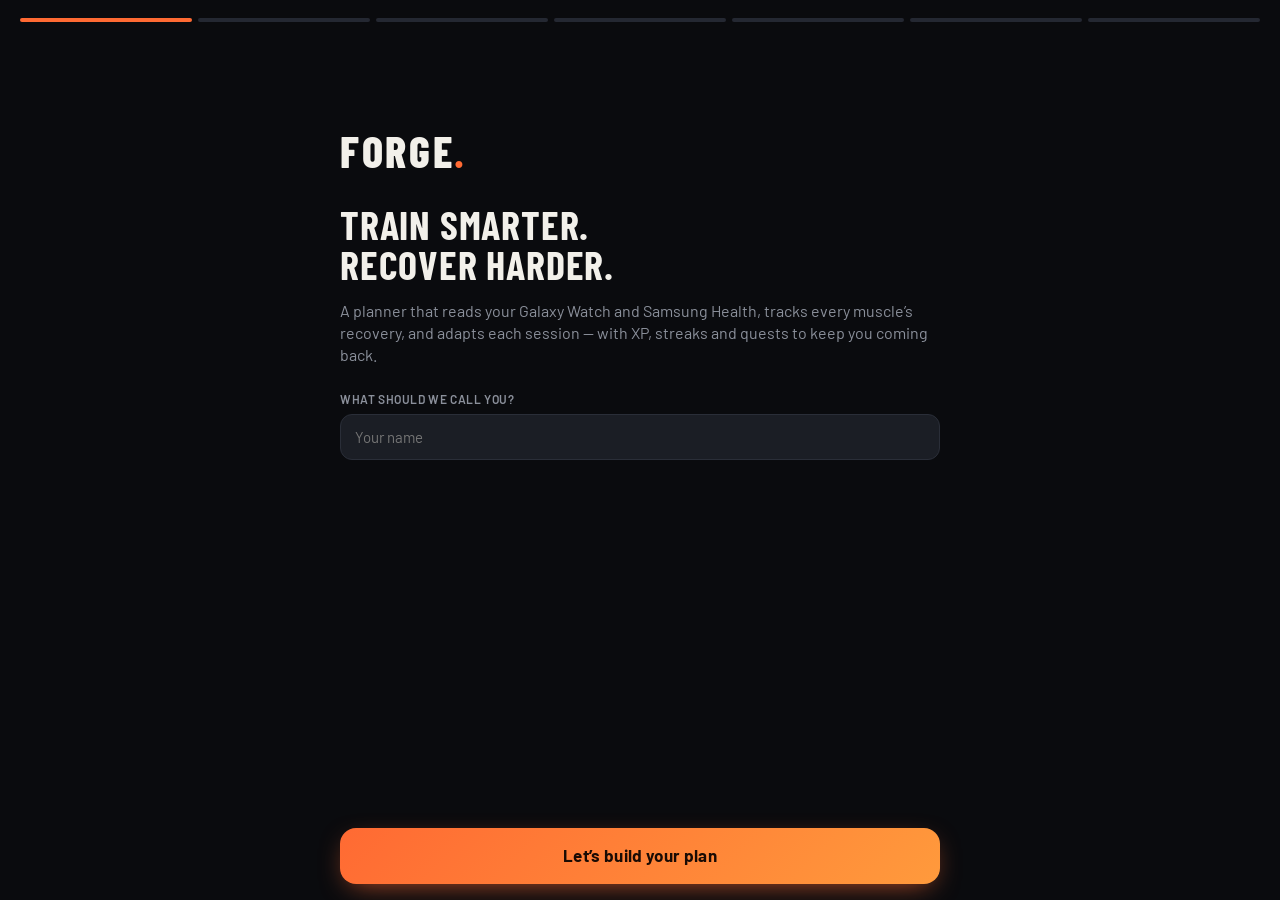
<file: app/src/main/assets/www/index.html>
<!doctype html>
<html lang="en">
<head>
<meta charset="utf-8">
<meta name="viewport" content="width=device-width, initial-scale=1, viewport-fit=cover, maximum-scale=1, user-scalable=no">
<meta name="theme-color" content="#0a0b0e">
<title>Forge</title>
<link rel="stylesheet" href="css/app.css">
</head>
<body>
<div id="root"></div>
<script src="js/vendor-morphdom.min.js"></script>
<script src="js/icons.js"></script>
<script src="data/exercises.js"></script>
<script src="js/addons.js"></script>
<script src="js/musclemap.js"></script>
<script src="js/engine.js"></script>
<script src="js/game.js"></script>
<script src="js/energy.js"></script>
<script src="js/load.js"></script>
<script src="js/schedule.js"></script>
<script src="js/bodymap.js"></script>
<script src="js/bridge.js"></script>
<script src="js/app.js"></script>
<script src="js/views.js"></script>
<script src="js/screens.js"></script>
<script src="js/workout.js"></script>
<script src="js/more.js"></script>
<script src="js/quick.js"></script>
<script src="js/skills.js"></script>
  <script src="js/programs.js"></script>
  <script src="js/stravaviz.js"></script>
  <script src="js/extras.js"></script>
<script>
  window.addEventListener('error', function (e) { console.error('Forge error:', e.message, e.filename + ':' + e.lineno); });
  F.boot();
</script>
</body>
</html>
</file>
<file: app/src/main/assets/www/css/app.css>
@font-face { font-family: Barlow; font-weight: 400; src: url(../fonts/barlow-latin-400-normal.woff2) format('woff2'); font-display: swap; }
@font-face { font-family: Barlow; font-weight: 500; src: url(../fonts/barlow-latin-500-normal.woff2) format('woff2'); font-display: swap; }
@font-face { font-family: Barlow; font-weight: 600; src: url(../fonts/barlow-latin-600-normal.woff2) format('woff2'); font-display: swap; }
@font-face { font-family: Barlow; font-weight: 700; src: url(../fonts/barlow-latin-700-normal.woff2) format('woff2'); font-display: swap; }
@font-face { font-family: 'Barlow Condensed'; font-weight: 600; src: url(../fonts/barlow-condensed-latin-600-normal.woff2) format('woff2'); font-display: swap; }
@font-face { font-family: 'Barlow Condensed'; font-weight: 700; src: url(../fonts/barlow-condensed-latin-700-normal.woff2) format('woff2'); font-display: swap; }
@font-face { font-family: 'Barlow Condensed'; font-weight: 800; src: url(../fonts/barlow-condensed-latin-800-normal.woff2) format('woff2'); font-display: swap; }

:root {
  --bg: #0a0b0e; --surface: #13151a; --surface2: #1b1e25; --surface3: #242832; --line: #2a2e38;
  --text: #f2f0ea; --muted: #8b909b; --dim: #5b606b;
  --accent: #ff6a33; --accent-2: #ff9a3c; --accent-ink: #1a0b04;
  --gold: #ffc94a; --fresh: #2fd3a8; --warm: #f5b83d; --hot: #ff4a4a; --info: #6aa8ff;
  --bm-base: #2a2e38; --bm-off: #1f232b; --bm-sil: #171a20;
  --r: 18px; --r-sm: 12px; --gap: 14px;
  --safe-b: env(safe-area-inset-bottom, 0px); --safe-t: env(safe-area-inset-top, 0px);
  --display: 'Barlow Condensed', 'Arial Narrow', sans-serif;
  color-scheme: dark;
}
* { box-sizing: border-box; -webkit-tap-highlight-color: transparent; }
html, body { margin: 0; height: 100%; background: var(--bg); color: var(--text); font: 15px/1.4 Barlow, system-ui, sans-serif; overscroll-behavior: none; }
body { -webkit-user-select: none; user-select: none; }
input, textarea { -webkit-user-select: text; user-select: text; }
button { font: inherit; color: inherit; border: 0; background: none; cursor: pointer; padding: 0; }
input, select { font: inherit; color: var(--text); }
h1, h2, h3 { margin: 0; font-family: var(--display); text-transform: uppercase; letter-spacing: .02em; font-weight: 700; }
h1 { font-size: 30px; line-height: 1; } h2 { font-size: 21px; } h3 { font-size: 17px; }
.muted { color: var(--muted); } .dim { color: var(--dim); } .small { font-size: 13px; } .tiny { font-size: 11.5px; }
.num { font-family: var(--display); font-weight: 700; font-variant-numeric: tabular-nums; letter-spacing: .01em; }
.row { display: flex; align-items: center; gap: 10px; } .row.between { justify-content: space-between; } .wrap { flex-wrap: wrap; }
.col { display: flex; flex-direction: column; gap: 10px; } .grow { flex: 1; min-width: 0; }
.ellipsis { white-space: nowrap; overflow: hidden; text-overflow: ellipsis; }
.hidden { display: none !important; }

/* ---------- Shell ---------- */
#root { height: 100%; }
.shell { display: flex; height: 100%; }
.main { flex: 1; overflow-y: auto; overflow-x: hidden; padding: calc(16px + var(--safe-t)) 16px calc(96px + var(--safe-b)); scroll-behavior: smooth; }
.page { max-width: 1180px; margin: 0 auto; display: flex; flex-direction: column; gap: var(--gap); animation: fadeUp .28s ease both; }
.nav { position: fixed; left: 0; right: 0; bottom: 0; z-index: 20; display: flex; justify-content: space-around; padding: 8px 6px calc(8px + var(--safe-b));
  background: color-mix(in oklab, var(--bg) 82%, transparent); backdrop-filter: blur(18px); -webkit-backdrop-filter: blur(18px); border-top: 1px solid var(--line); }
.nav button { flex: 1; display: flex; flex-direction: column; align-items: center; gap: 3px; padding: 6px 0; color: var(--dim); font-size: 11px; font-weight: 600; letter-spacing: .03em; border-radius: 12px; transition: color .2s; }
.nav button svg { width: 24px; height: 24px; }
.nav button.on { color: var(--text); }
.nav button.on svg { color: var(--accent); filter: drop-shadow(0 0 10px color-mix(in oklab, var(--accent) 50%, transparent)); }
@media (min-width: 720px) {
  .main { padding: calc(24px + var(--safe-t)) 28px 32px 112px; }
  .nav { top: 0; right: auto; bottom: 0; width: 88px; flex-direction: column; justify-content: flex-start; gap: 6px; padding: calc(28px + var(--safe-t)) 8px; border-top: 0; border-right: 1px solid var(--line); }
  .nav button { flex: 0; padding: 12px 0; font-size: 11.5px; }
  .nav .brand { display: block !important; margin-bottom: 18px; }
}
.nav .brand { display: none; text-align: center; }
.logo { font-family: var(--display); font-weight: 800; font-size: 22px; letter-spacing: .06em; }
.logo b { color: var(--accent); }

/* ---------- Cards ---------- */
.card { background: var(--surface); border: 1px solid var(--line); border-radius: var(--r); padding: 16px; position: relative; overflow: hidden; }
.card.tight { padding: 12px; }
.card.flat { background: var(--surface2); border-color: transparent; }
.card-h { display: flex; align-items: center; justify-content: space-between; margin-bottom: 12px; }
.card-h h3 { color: var(--muted); font-size: 14px; letter-spacing: .08em; }
.grid { display: grid; gap: var(--gap); grid-template-columns: 1fr; }
@media (min-width: 720px) { .grid.two { grid-template-columns: 1fr 1fr; } .grid.side { grid-template-columns: 1.25fr 1fr; } .grid.three { grid-template-columns: repeat(3, 1fr); } }
.stats { display: grid; grid-template-columns: repeat(3, 1fr); gap: 10px; }
.stat { background: var(--surface2); border-radius: var(--r-sm); padding: 10px 12px; }
.stat .num { font-size: 24px; line-height: 1.05; } .stat .lbl { font-size: 11.5px; color: var(--muted); text-transform: uppercase; letter-spacing: .07em; font-weight: 600; }

/* ---------- Buttons & controls ---------- */
.btn { display: inline-flex; align-items: center; justify-content: center; gap: 8px; height: 46px; padding: 0 18px; border-radius: 14px; font-weight: 700; font-size: 15px; letter-spacing: .02em; background: var(--surface3); transition: transform .12s, filter .2s, background .2s; white-space: nowrap; }
.btn:active { transform: scale(.97); }
.btn.primary { background: linear-gradient(135deg, var(--accent), var(--accent-2)); color: var(--accent-ink); box-shadow: 0 8px 28px -10px color-mix(in oklab, var(--accent) 80%, transparent); }
.btn.ghost { background: transparent; border: 1px solid var(--line); }
.btn.danger { background: color-mix(in oklab, var(--hot) 18%, var(--surface2)); color: #ffb3b3; }
.btn.block { width: 100%; } .btn.lg { height: 56px; font-size: 17px; border-radius: 16px; } .btn.sm { height: 34px; padding: 0 12px; font-size: 13px; border-radius: 10px; }
.btn svg { width: 20px; height: 20px; }
.icon-btn { width: 40px; height: 40px; border-radius: 12px; display: inline-flex; align-items: center; justify-content: center; background: var(--surface2); color: var(--text); flex: none; }
.icon-btn svg { width: 20px; height: 20px; } .icon-btn.sm { width: 32px; height: 32px; border-radius: 10px; }
.chip { display: inline-flex; align-items: center; gap: 6px; height: 32px; padding: 0 12px; border-radius: 99px; background: var(--surface2); color: var(--muted); font-size: 13px; font-weight: 600; border: 1px solid transparent; white-space: nowrap; transition: all .15s; }
.chip.on { background: color-mix(in oklab, var(--accent) 16%, var(--surface2)); color: var(--text); border-color: color-mix(in oklab, var(--accent) 60%, transparent); }
.chips { display: flex; gap: 8px; overflow-x: auto; scrollbar-width: none; padding-bottom: 2px; } .chips::-webkit-scrollbar { display: none; }
.chips.wrap { flex-wrap: wrap; overflow: visible; }
.tag { display: inline-flex; align-items: center; height: 22px; padding: 0 8px; border-radius: 6px; font-size: 11.5px; font-weight: 700; letter-spacing: .04em; text-transform: uppercase; background: var(--surface3); color: var(--muted); }
.tag.accent { background: color-mix(in oklab, var(--accent) 20%, transparent); color: var(--accent-2); }
.tag.fresh { background: color-mix(in oklab, var(--fresh) 18%, transparent); color: var(--fresh); }
.tag.gold { background: color-mix(in oklab, var(--gold) 18%, transparent); color: var(--gold); }
.tag.hot { background: color-mix(in oklab, var(--hot) 18%, transparent); color: #ff8a8a; }
.field { display: flex; flex-direction: column; gap: 6px; } .field label { font-size: 12px; color: var(--muted); font-weight: 600; letter-spacing: .05em; text-transform: uppercase; }
.input { height: 46px; border-radius: 12px; background: var(--surface2); border: 1px solid var(--line); padding: 0 14px; outline: none; width: 100%; }
.input:focus { border-color: var(--accent); }
.seg { display: flex; background: var(--surface2); border-radius: 12px; padding: 4px; gap: 4px; }
.seg button { flex: 1; height: 36px; border-radius: 9px; font-weight: 700; font-size: 13px; color: var(--muted); }
.seg button.on { background: var(--surface3); color: var(--text); }
.switch { width: 46px; height: 28px; border-radius: 99px; background: var(--surface3); position: relative; flex: none; transition: background .2s; }
.switch::after { content: ''; position: absolute; top: 3px; left: 3px; width: 22px; height: 22px; border-radius: 50%; background: #fff; transition: transform .2s; }
.switch.on { background: var(--accent); } .switch.on::after { transform: translateX(18px); }
.list { display: flex; flex-direction: column; } .li { display: flex; align-items: center; gap: 12px; padding: 12px 0; border-bottom: 1px solid var(--line); } .li:last-child { border-bottom: 0; }
.li-btn { width: 100%; text-align: left; }

/* ---------- Hero / home ---------- */
.hello { display: flex; align-items: center; gap: 14px; }
.lvl-ring { position: relative; width: 62px; height: 62px; flex: none; }
.lvl-ring svg { transform: rotate(-90deg); }
.lvl-ring .n { position: absolute; inset: 0; display: flex; flex-direction: column; align-items: center; justify-content: center; line-height: 1; }
.lvl-ring .n b { font-family: var(--display); font-size: 24px; } .lvl-ring .n span { font-size: 9px; color: var(--muted); letter-spacing: .12em; font-weight: 700; }
.streak { display: inline-flex; align-items: center; gap: 6px; height: 34px; padding: 0 12px; border-radius: 99px; background: color-mix(in oklab, var(--accent) 14%, var(--surface)); border: 1px solid color-mix(in oklab, var(--accent) 35%, transparent); font-weight: 700; }
.hero { padding: 0; border: 0; background: radial-gradient(120% 140% at 100% 0%, color-mix(in oklab, var(--accent) 34%, transparent) 0%, transparent 55%), linear-gradient(160deg, #1d1712, var(--surface) 60%); }
.hero-in { padding: 18px; display: flex; gap: 14px; }
.hero .kicker { font-size: 12px; font-weight: 700; letter-spacing: .14em; text-transform: uppercase; color: var(--accent-2); }
.hero h1 { font-size: 38px; margin: 4px 0 6px; }
.hero .bm-mini { width: 104px; flex: none; display: flex; gap: 2px; }
.hero .bm-mini svg { width: 52px; height: auto; }
.weekstrip { display: grid; grid-template-columns: repeat(7, 1fr); gap: 6px; }
.wd { display: flex; flex-direction: column; align-items: center; gap: 6px; padding: 8px 0; border-radius: 12px; background: var(--surface2); font-size: 11px; font-weight: 700; color: var(--muted); letter-spacing: .06em; }
.wd .dot { width: 26px; height: 26px; border-radius: 50%; display: flex; align-items: center; justify-content: center; font-family: var(--display); font-size: 15px; color: var(--text); background: var(--surface3); }
.wd.plan .dot { box-shadow: inset 0 0 0 2px var(--accent); background: transparent; }
.wd.done .dot { background: var(--accent); color: var(--accent-ink); box-shadow: none; }
.wd.today { background: var(--surface3); color: var(--text); }
.readiness { display: flex; align-items: center; gap: 16px; }
.gauge { width: 84px; height: 84px; flex: none; position: relative; }
.gauge .v { position: absolute; inset: 0; display: flex; align-items: center; justify-content: center; font-family: var(--display); font-size: 28px; font-weight: 700; }
.kv { display: flex; justify-content: space-between; font-size: 13.5px; padding: 3px 0; } .kv span:first-child { color: var(--muted); }
.bm-wrap { display: flex; justify-content: center; gap: 4px; }
.bm-wrap svg { width: 46%; max-width: 190px; height: auto; }
.bodymap .bm-sil { fill: var(--bm-sil); }
.bodymap .bm-m { fill: var(--bm-base); stroke: var(--bg); stroke-width: .8; transition: fill .4s; }
.bodymap .bm-m.bm-off { fill: var(--bm-off); }
.legend { display: flex; justify-content: center; gap: 14px; font-size: 12px; color: var(--muted); }
.legend i { display: inline-block; width: 10px; height: 10px; border-radius: 3px; margin-right: 5px; vertical-align: -1px; }
.quest { display: flex; gap: 12px; align-items: center; padding: 10px 0; }
.quest .qi { width: 40px; height: 40px; border-radius: 12px; flex: none; display: flex; align-items: center; justify-content: center; background: color-mix(in oklab, var(--gold) 14%, var(--surface2)); color: var(--gold); }
.bar { height: 6px; border-radius: 99px; background: var(--surface3); overflow: hidden; }
.bar > i { display: block; height: 100%; border-radius: inherit; background: linear-gradient(90deg, var(--accent), var(--gold)); transition: width .6s cubic-bezier(.2,.8,.2,1); }
.bar.fresh > i { background: var(--fresh); } .bar.gold > i { background: var(--gold); }

/* ---------- Exercise rows ---------- */
.exrow { display: flex; align-items: center; gap: 12px; padding: 10px 0; border-bottom: 1px solid var(--line); width: 100%; text-align: left; }
.exrow:last-child { border-bottom: 0; }
.thumb { width: 56px; height: 56px; border-radius: 12px; flex: none; background: #fff center/cover no-repeat; position: relative; overflow: hidden; }
.thumb.lg { width: 72px; height: 72px; }
.exrow .nm { font-weight: 600; font-size: 15px; } .exrow .sub { font-size: 12.5px; color: var(--muted); }
.handle { color: var(--dim); }

/* ---------- Animated demo ---------- */
.demo { position: relative; border-radius: var(--r); overflow: hidden; background: #fff; aspect-ratio: 3 / 2; }
.demo img { position: absolute; inset: 0; width: 100%; height: 100%; object-fit: cover; }
.demo img.b { animation: flip 2.4s ease-in-out infinite; }
.demo.paused img.b { animation-play-state: paused; }
@keyframes flip { 0%, 30% { opacity: 0; } 50%, 80% { opacity: 1; } 100% { opacity: 0; } }
.demo .badge { position: absolute; left: 10px; bottom: 10px; }
.thumb .b { position: absolute; inset: 0; background: center/cover; animation: flip 2.4s ease-in-out infinite; }
.inv { display: grid; grid-template-columns: 96px 1fr 38px; align-items: center; gap: 10px; font-size: 13px; padding: 4px 0; }
.steps { margin: 0; padding-left: 0; list-style: none; counter-reset: s; }
.steps li { counter-increment: s; position: relative; padding: 0 0 12px 36px; color: #d9d6cf; }
.steps li::before { content: counter(s); position: absolute; left: 0; top: -1px; width: 24px; height: 24px; border-radius: 8px; background: var(--surface3); font-family: var(--display); font-weight: 700; display: flex; align-items: center; justify-content: center; font-size: 14px; color: var(--accent-2); }

/* ---------- Overlay screens ---------- */
.screen { position: fixed; inset: 0; z-index: 40; background: var(--bg); display: flex; flex-direction: column; animation: slideIn .26s cubic-bezier(.2,.8,.2,1) both; }
.screen .top { display: flex; align-items: center; gap: 10px; padding: calc(12px + var(--safe-t)) 14px 10px; border-bottom: 1px solid var(--line); }
.screen .top h2 { flex: 1; min-width: 0; white-space: nowrap; overflow: hidden; text-overflow: ellipsis; }
.screen .body { flex: 1; overflow-y: auto; padding: 16px 16px calc(30px + var(--safe-b)); }
.screen .body > .page { animation: none; }
.screen .foot { padding: 12px 16px calc(12px + var(--safe-b)); border-top: 1px solid var(--line); background: var(--bg); display: flex; gap: 10px; }
.sheet-bg { position: fixed; inset: 0; z-index: 60; background: rgba(0,0,0,.55); animation: fade .2s both; display: flex; align-items: flex-end; justify-content: center; }
.sheet { width: 100%; max-width: 640px; max-height: 86vh; overflow-y: auto; background: var(--surface); border-radius: 24px 24px 0 0; padding: 10px 16px calc(20px + var(--safe-b)); animation: sheetUp .28s cubic-bezier(.2,.8,.2,1) both; }
.sheet .grab { width: 40px; height: 4px; border-radius: 9px; background: var(--surface3); margin: 4px auto 14px; }
@media (min-width: 720px) { .sheet-bg { align-items: center; } .sheet { border-radius: 24px; } }
.toast { position: fixed; left: 50%; bottom: calc(100px + var(--safe-b)); transform: translateX(-50%); z-index: 90; background: var(--surface3); padding: 12px 18px; border-radius: 14px; font-weight: 600; box-shadow: 0 10px 40px rgba(0,0,0,.5); animation: toast 2.6s ease both; max-width: 90vw; }

/* ---------- Workout player ---------- */
.wk-top { display: flex; align-items: center; gap: 12px; padding: calc(10px + var(--safe-t)) 14px 10px; }
.wk-clock { font-family: var(--display); font-size: 22px; font-weight: 700; }
.hrpill { display: inline-flex; align-items: center; gap: 6px; height: 34px; padding: 0 12px; border-radius: 99px; background: color-mix(in oklab, var(--hot) 14%, var(--surface2)); font-family: var(--display); font-size: 20px; font-weight: 700; }
.hrpill svg { width: 16px; height: 16px; color: var(--hot); animation: beat 1s ease-in-out infinite; }
.hrpill.off { background: var(--surface2); color: var(--dim); } .hrpill.off svg { animation: none; color: var(--dim); }
.wk-progress { display: flex; gap: 4px; padding: 0 14px 8px; }
.wk-progress i { flex: 1; height: 4px; border-radius: 9px; background: var(--surface3); }
.wk-progress i.done { background: var(--accent); } .wk-progress i.cur { background: color-mix(in oklab, var(--accent) 50%, var(--surface3)); }
.wk-body { flex: 1; overflow-y: auto; padding: 4px 14px calc(110px + var(--safe-b)); }
.wk-layout { display: grid; gap: 14px; max-width: 1180px; margin: 0 auto; }
@media (min-width: 720px) { .wk-layout { grid-template-columns: 1fr 1fr; align-items: start; } .wk-layout .demo-col { position: sticky; top: 0; } }
.target { display: flex; gap: 10px; flex-wrap: wrap; }
.sets { display: flex; flex-direction: column; gap: 8px; }
.set { display: grid; grid-template-columns: 34px 1fr 1fr 52px; gap: 8px; align-items: center; padding: 8px; border-radius: 14px; background: var(--surface); border: 1px solid var(--line); transition: background .2s, border-color .2s; }
.set.cur { border-color: color-mix(in oklab, var(--accent) 65%, transparent); background: color-mix(in oklab, var(--accent) 7%, var(--surface)); }
.set.done { background: var(--surface2); border-color: transparent; }
.set .idx { font-family: var(--display); font-size: 20px; font-weight: 700; text-align: center; color: var(--muted); }
.set.done .idx { color: var(--fresh); }
.stepper { display: flex; align-items: center; background: var(--surface2); border-radius: 11px; height: 46px; }
.stepper button { width: 34px; height: 100%; color: var(--muted); font-size: 20px; font-weight: 600; flex: none; }
.stepper input { flex: 1; min-width: 0; width: 100%; background: none; border: 0; outline: none; text-align: center; font-family: var(--display); font-size: 22px; font-weight: 700; padding: 0; }
.stepper .u { font-size: 10px; color: var(--dim); font-weight: 700; letter-spacing: .08em; margin-top: -2px; text-transform: uppercase; }
.stepper .vc { flex: 1; display: flex; flex-direction: column; align-items: center; min-width: 0; }
.check { width: 52px; height: 46px; border-radius: 12px; background: var(--surface3); display: flex; align-items: center; justify-content: center; color: var(--muted); }
.check svg { width: 24px; height: 24px; }
.set.done .check { background: var(--fresh); color: #032; }
.set.cur .check { background: var(--accent); color: var(--accent-ink); }
.set .meta { grid-column: 2 / -1; display: flex; gap: 8px; flex-wrap: wrap; font-size: 12px; color: var(--muted); }
.rpe { display: flex; gap: 6px; grid-column: 1 / -1; }
.rpe button { flex: 1; height: 32px; border-radius: 9px; background: var(--surface2); font-weight: 700; font-size: 13px; color: var(--muted); }
.rpe button.on { background: var(--accent); color: var(--accent-ink); }
.wk-foot { position: fixed; left: 0; right: 0; bottom: 0; padding: 12px 14px calc(12px + var(--safe-b)); display: flex; gap: 10px; background: linear-gradient(transparent, var(--bg) 30%); z-index: 3; }
.rest { position: fixed; inset: 0; z-index: 50; display: flex; flex-direction: column; align-items: center; justify-content: center; gap: 18px; background: color-mix(in oklab, var(--bg) 92%, transparent); backdrop-filter: blur(12px); -webkit-backdrop-filter: blur(12px); animation: fade .2s both; }
.rest-ring { position: relative; width: 240px; height: 240px; }
.rest-ring svg { transform: rotate(-90deg); }
.rest-ring .t { position: absolute; inset: 0; display: flex; flex-direction: column; align-items: center; justify-content: center; }
.rest-ring .t b { font-family: var(--display); font-size: 68px; line-height: 1; }
.next-up { display: flex; align-items: center; gap: 12px; background: var(--surface); border: 1px solid var(--line); border-radius: 16px; padding: 10px 14px 10px 10px; max-width: 360px; width: calc(100% - 48px); }
.watchbox { display: flex; gap: 10px; align-items: center; padding: 10px 12px; border-radius: 14px; background: var(--surface2); font-size: 13px; }
.watchbox b { font-family: var(--display); font-size: 22px; }

/* ---------- Summary / celebration ---------- */
.celebrate { text-align: center; padding: 14px 0 4px; }
.celebrate .big { font-family: var(--display); font-size: 56px; font-weight: 800; line-height: 1; background: linear-gradient(135deg, var(--gold), var(--accent)); -webkit-background-clip: text; background-clip: text; color: transparent; }
.xpline { display: flex; justify-content: space-between; padding: 6px 0; font-size: 14px; border-bottom: 1px dashed var(--line); } .xpline:last-child { border: 0; }
.xpline b { color: var(--gold); font-family: var(--display); font-size: 17px; }
.confetti { position: fixed; inset: 0; pointer-events: none; z-index: 100; }
.ach-grid { display: grid; grid-template-columns: repeat(auto-fill, minmax(96px, 1fr)); gap: 10px; }
.ach { background: var(--surface2); border-radius: 14px; padding: 12px 8px; text-align: center; display: flex; flex-direction: column; align-items: center; gap: 4px; }
.ach .em { font-size: 30px; line-height: 1.2; } .ach .t { font-size: 12px; font-weight: 700; line-height: 1.15; }
.ach.locked { opacity: .38; filter: grayscale(1); }
.ach.new { box-shadow: 0 0 0 2px var(--gold); }
.levelup { position: fixed; inset: 0; z-index: 95; display: flex; align-items: center; justify-content: center; background: rgba(0,0,0,.7); animation: fade .25s both; }
.levelup .box { text-align: center; padding: 30px 26px; border-radius: 28px; background: radial-gradient(circle at 50% 0%, color-mix(in oklab, var(--gold) 35%, transparent), var(--surface) 70%); border: 1px solid color-mix(in oklab, var(--gold) 50%, transparent); animation: pop .5s cubic-bezier(.2,1.6,.4,1) both; max-width: 320px; }
.levelup .lv { font-family: var(--display); font-size: 96px; font-weight: 800; line-height: .9; color: var(--gold); text-shadow: 0 0 40px color-mix(in oklab, var(--gold) 60%, transparent); }

/* ---------- Onboarding ---------- */
.ob { position: fixed; inset: 0; z-index: 70; background: var(--bg); display: flex; flex-direction: column; }
.ob-top { padding: calc(18px + var(--safe-t)) 20px 6px; display: flex; gap: 6px; }
.ob-top i { flex: 1; height: 4px; border-radius: 9px; background: var(--surface3); } .ob-top i.on { background: var(--accent); }
.ob-body { flex: 1; overflow-y: auto; padding: 20px 20px 24px; max-width: 640px; width: 100%; margin: 0 auto; animation: fadeUp .3s both; }
.ob-body h1 { font-size: 40px; margin-bottom: 8px; }
.ob-foot { padding: 12px 20px calc(16px + var(--safe-b)); display: flex; gap: 10px; max-width: 640px; width: 100%; margin: 0 auto; }
.opt { display: flex; align-items: center; gap: 14px; width: 100%; text-align: left; padding: 16px; border-radius: 16px; background: var(--surface); border: 1.5px solid var(--line); margin-bottom: 10px; transition: all .15s; }
.opt.on { border-color: var(--accent); background: color-mix(in oklab, var(--accent) 9%, var(--surface)); }
.opt .oi { width: 44px; height: 44px; border-radius: 12px; background: var(--surface2); display: flex; align-items: center; justify-content: center; font-size: 22px; flex: none; }
.opt b { display: block; font-size: 16px; } .opt span { font-size: 13px; color: var(--muted); }
.daypick { display: grid; grid-template-columns: repeat(7, 1fr); gap: 6px; }
.daypick button { height: 52px; border-radius: 14px; background: var(--surface); border: 1.5px solid var(--line); font-weight: 700; }
.daypick button.on { background: var(--accent); color: var(--accent-ink); border-color: var(--accent); }
.splash { position: fixed; inset: 0; display: flex; align-items: center; justify-content: center; flex-direction: column; gap: 18px; }
.forge-anim { width: 90px; height: 90px; border-radius: 26px; background: linear-gradient(135deg, var(--accent), var(--gold)); animation: spinPulse 1.2s ease-in-out infinite; }

/* ---------- Charts ---------- */
.chart { width: 100%; height: auto; display: block; }
.chart text { fill: var(--muted); font-size: 10px; font-family: Barlow; }
.chart .grid-l { stroke: var(--line); stroke-width: 1; }

/* ---------- Animations ---------- */
@keyframes fadeUp { from { opacity: 0; transform: translateY(8px); } to { opacity: 1; transform: none; } }
@keyframes slideIn { from { opacity: 0; transform: translateX(24px); } to { opacity: 1; transform: none; } }
@keyframes sheetUp { from { transform: translateY(40px); opacity: 0; } to { transform: none; opacity: 1; } }
@keyframes fade { from { opacity: 0; } to { opacity: 1; } }
@keyframes pop { from { transform: scale(.6); opacity: 0; } to { transform: none; opacity: 1; } }
@keyframes beat { 0%, 100% { transform: scale(1); } 15% { transform: scale(1.25); } 30% { transform: scale(1); } }
@keyframes toast { 0% { opacity: 0; transform: translate(-50%, 10px); } 10%, 85% { opacity: 1; transform: translate(-50%, 0); } 100% { opacity: 0; } }
@keyframes spinPulse { 0%, 100% { transform: rotate(0) scale(1); } 50% { transform: rotate(45deg) scale(.85); border-radius: 50%; } }
@media (prefers-reduced-motion: reduce) { *, *::before, *::after { animation-duration: .01ms !important; animation-iteration-count: 1 !important; transition: none !important; } }

/* ---------- v1.4 workout UX ---------- */
.rec { background: linear-gradient(150deg, color-mix(in oklab, var(--accent) 14%, var(--surface)), var(--surface) 70%); border: 1px solid color-mix(in oklab, var(--accent) 35%, var(--line)); border-radius: var(--r); padding: 12px 14px; }
.rec-main { display: flex; align-items: baseline; flex-wrap: wrap; gap: 4px 6px; margin: 4px 0 6px; }
.rec-main .num { font-size: 30px; line-height: 1; }
.rec-main .x { color: var(--muted); font-weight: 600; font-size: 14px; }
.main-cta { flex-direction: column; gap: 0; line-height: 1.1; }
.main-cta .sub { font-size: 12.5px; font-weight: 600; opacity: .75; letter-spacing: .02em; }
.main-cta svg { display: none; }
.rest { overflow-y: auto; justify-content: flex-start; padding: calc(24px + var(--safe-t)) 16px calc(24px + var(--safe-b)); }
.rest-in { width: 100%; max-width: 440px; margin: auto; display: flex; flex-direction: column; align-items: center; gap: 16px; }
.rest-ring { width: 210px; height: 210px; }
.rest-ring .t b { font-size: 56px; }
.rate-card { width: 100%; background: var(--surface); border: 1px solid var(--line); border-radius: 16px; padding: 12px; }
.rir { display: grid; grid-template-columns: repeat(6, 1fr); gap: 6px; }
.rir button { height: 44px; border-radius: 11px; background: var(--surface2); font-weight: 700; font-size: 13px; color: var(--text); transition: transform .1s, background .15s; }
.rir button:active { transform: scale(.94); }
.rir button.on { background: var(--accent); color: var(--accent-ink); }
.rir button:first-child { font-size: 11px; line-height: 1.1; }
.rir.feel { grid-template-columns: repeat(2, 1fr); }
.rir.feel button { font-size: 13.5px; }
.rir.feel button:first-child { font-size: 13.5px; }
@media (min-width: 520px) { .rir.feel { grid-template-columns: repeat(4, 1fr); } }
.next-up { max-width: none; width: 100%; }
.mini-step { display: inline-flex; align-items: center; background: var(--surface2); border-radius: 10px; height: 34px; }
.mini-step button { width: 30px; height: 100%; color: var(--muted); font-size: 18px; font-weight: 700; }
.mini-step span { font-family: var(--display); font-weight: 700; font-size: 16px; padding: 0 4px; white-space: nowrap; }
.link-btn { color: var(--accent-2); font-weight: 700; font-size: 12px; padding: 2px 0; }
.snack { position: fixed; left: 50%; top: calc(14px + var(--safe-t)); transform: translateX(-50%); z-index: 92; display: flex; align-items: center; gap: 16px; background: #f2f0ea; color: #111; padding: 10px 10px 10px 16px; border-radius: 14px; font-weight: 600; box-shadow: 0 10px 40px rgba(0,0,0,.5); animation: toast 4.2s ease both; white-space: nowrap; }
.snack button { color: var(--accent); font-weight: 800; padding: 6px 10px; border-radius: 9px; background: rgba(255,106,51,.12); }
.wk-progress i { cursor: pointer; height: 6px; }
.set { transition: background .2s, border-color .2s, transform .15s; }
.set.cur { box-shadow: 0 0 0 3px color-mix(in oklab, var(--accent) 18%, transparent); }
.bodymap .bm-m { cursor: pointer; }
.bodymap .bm-m:active { opacity: .7; }
.btn:focus-visible, .icon-btn:focus-visible, .chip:focus-visible { outline: 2px solid var(--accent); outline-offset: 2px; }

/* ---------- v1.6 skills ladder ---------- */
.ladder { display: flex; gap: 8px; overflow-x: auto; scrollbar-width: none; padding: 4px 2px 6px; }
.ladder::-webkit-scrollbar { display: none; }
.rung { flex: none; width: 92px; display: flex; flex-direction: column; align-items: center; text-align: center; padding: 8px 6px; border-radius: 14px; background: var(--surface2); position: relative; }
.rung .dot { position: absolute; top: 4px; right: 4px; width: 22px; height: 22px; border-radius: 50%; font-size: 11px; font-weight: 800; display: flex; align-items: center; justify-content: center; background: var(--surface3); z-index: 1; }
.rung.done .dot { background: var(--fresh); color: #032; }
.rung.cur { box-shadow: 0 0 0 2px var(--accent); background: color-mix(in oklab, var(--accent) 10%, var(--surface2)); }
.rung.cur .dot { background: var(--accent); color: var(--accent-ink); animation: beat 1.6s ease-in-out infinite; }
.rung.lock { opacity: .45; }
.rung .thumb { background-color: #fff; background-size: cover; background-position: center; }

/* ---------- v1.9 ---------- */
.warm { background: color-mix(in oklab, var(--info) 8%, var(--surface)); border: 1px solid color-mix(in oklab, var(--info) 25%, var(--line)); border-radius: 14px; padding: 10px 12px; }
.wchip { border: 1px solid var(--line); background: var(--surface2); color: var(--text); border-radius: 10px; padding: 7px 10px; font: 600 14px var(--body, inherit); }
.wchip.cur { border-color: var(--info); color: var(--info); }
.wchip.done { opacity: .55; text-decoration: line-through; }
.photo-grid { display: grid; grid-template-columns: repeat(auto-fill, minmax(96px, 1fr)); gap: 8px; }
.photo-grid .ph { position: relative; padding: 0; border: 2px solid transparent; border-radius: 12px; overflow: hidden; background: var(--surface2); aspect-ratio: 3/4; }
.photo-grid .ph img { width: 100%; height: 100%; object-fit: cover; display: block; }
.photo-grid .ph span { position: absolute; left: 0; right: 0; bottom: 0; font-size: 11px; padding: 3px 6px; background: rgba(0,0,0,.55); color: #fff; }
.photo-grid .ph.sel { border-color: var(--accent); }
.cal { display: grid; grid-template-columns: repeat(7, 1fr); gap: 5px; }
.cal i { font-style: normal; text-align: center; font-size: 12px; padding: 6px 0; border-radius: 8px; background: var(--surface2); color: var(--dim); }
.cal i:empty { background: none; }
.cal i.h { background: none; color: var(--muted); font-weight: 700; font-size: 11px; }
.cal i.on { background: var(--accent); color: var(--accent-ink); font-weight: 700; }
</file>
